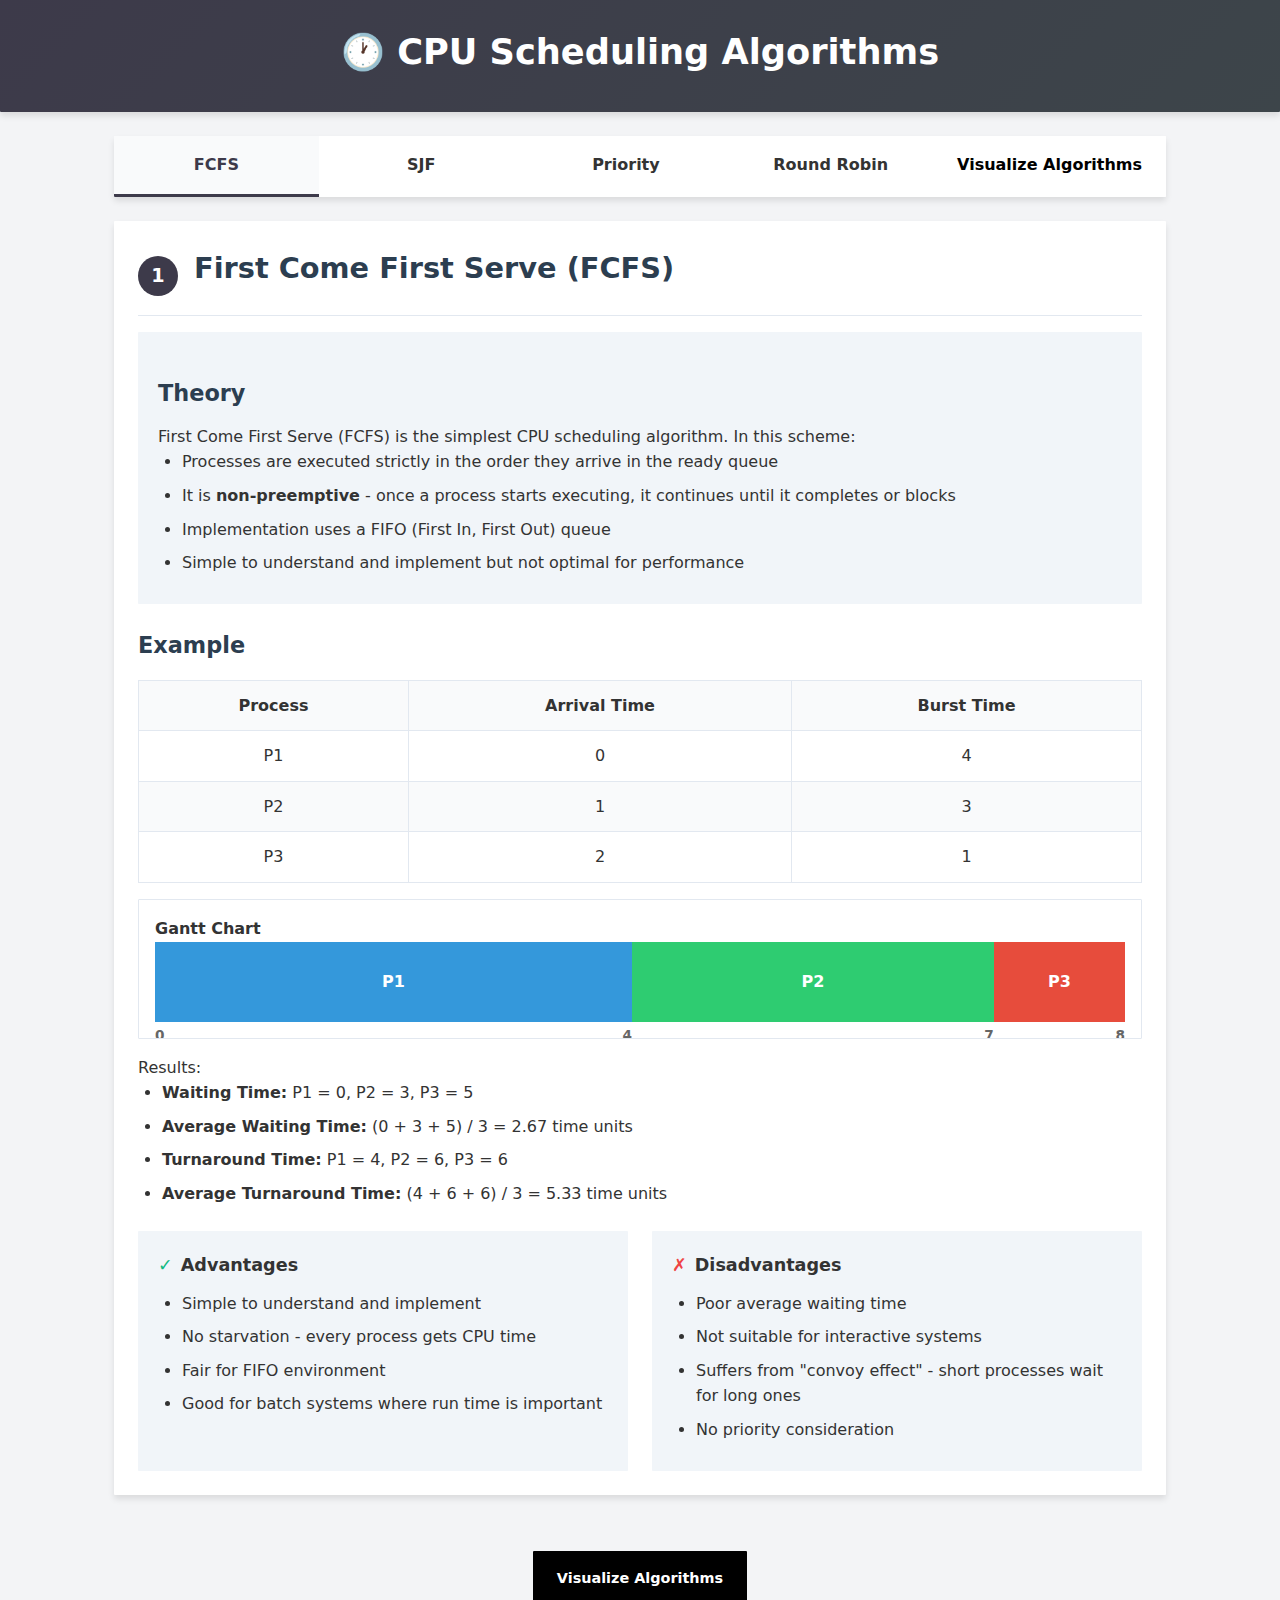
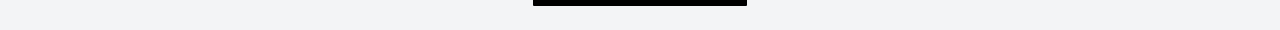
<file: index.html>
<!DOCTYPE html>
<html lang="en">
<head>
  <meta charset="UTF-8">
  <meta name="viewport" content="width=device-width, initial-scale=1">
  <title>Algorithm Theory - Scheduling Algorithms</title>
  <style>
    :root {
      --primary: #3d3a4a;
      --primary-dark: #3d454a;
      --secondary: #2c3e50;
      --light-bg: #f9fafb;
      --gray-bg: #f1f5f9;
      --box-shadow: 0 4px 6px rgba(0, 0, 0, 0.1);
      --border-radius: 1px;
      --spacing: 1.5rem;
    }
    
    * {
      margin: 0;
      padding: 0;
      box-sizing: border-box;
      font-family: 'Segoe UI', system-ui, -apple-system, sans-serif;
    }
    
    body {
      background-color: #f3f4f6;
      color: #333;
      line-height: 1.6;
    }
    
    .header {
      background: linear-gradient(135deg, var(--primary) 0%, var(--primary-dark) 100%);
      color: white;
      padding: var(--spacing);
      text-align: center;
      border-radius: 0 0 var(--border-radius) var(--border-radius);
      box-shadow: var(--box-shadow);
      position: relative;
      margin-bottom: var(--spacing);
    }
    
    .header h1 {
      font-size: 2.2rem;
      margin-bottom: 0.5rem;
    }
    
    .header p {
      font-size: 1.1rem;
      opacity: 0.9;
    }
    
    .container {
      max-width: 1100px;
      margin: 0 auto;
      padding: 0 var(--spacing);
    }
    
    .tabs {
      display: flex;
      margin-bottom: var(--spacing);
      border-radius: var(--border-radius);
      background-color: white;
      box-shadow: var(--box-shadow);
      overflow: hidden;
    }
    
    .tab {
      padding: 1rem 1.5rem;
      cursor: pointer;
      flex: 1;
      display: inline-block;
      text-align: center;
      font-weight: 600;
      transition: all 0.7s ease;
      border-bottom: 3px solid transparent;
    }
    
    .back-button {
      display: inline-block;
      background-color: white;
      color: black;
      padding: 1rem 1.5rem;
      border-radius: var(--border-radius);
      text-decoration: none;
      font-weight: 600;
     
      transition: background-color 0.7s ease;
    }
    .back-button1 {
      display: inline-block;
      background-color: black;
      color: white;
      padding: 1rem 1.5rem;
      border-radius: var(--border-radius);
      text-decoration: none;
      font-weight: 600;
     
      transition: background-color 0.3s ease-in-out;
    }
    .tab:hover {
      background-color: #475569;
    }
    .tab.active:hover{
        background-color: #475569;
    }
    .tab.active {
      background-color: var(--light-bg);
      border-bottom-color: var(--primary);
      color: var(--primary);
    }
    
    .algo-content {
      display: none;
      background-color: white;
      border-radius: var(--border-radius);
      box-shadow: var(--box-shadow);
      padding: var(--spacing);
      margin-bottom: var(--spacing);
    }
    
    .algo-content.active {
      display: block;
      animation: fadeIn 0.5s;
    }
    
    @keyframes fadeIn {
      from { opacity: 0; transform: translateY(10px); }
      to { opacity: 1; transform: translateY(0); }
    }
    
    .algo-header {
      display: flex;
      justify-content: space-between;
      align-items: center;
      margin-bottom: 1rem;
      padding-bottom: 0.5rem;
      border-bottom: 1px solid #e2e8f0;
    }
    
    .algo-title {
      display: flex;
      align-items: center;
    }
    
    .algo-icon {
      width: 40px;
      height: 40px;
      display: flex;
      align-items: center;
      justify-content: center;
      background-color: var(--primary);
      color: white;
      border-radius: 50%;
      margin-right: 1rem;
      font-size: 1.2rem;
      font-weight: bold;
    }
    
    h2 {
      color: var(--secondary);
      font-size: 1.8rem;
      margin-bottom: 1rem;
    }
    
    h3 {
      color: var(--secondary);
      font-size: 1.4rem;
      margin: 1.5rem 0 0.75rem 0;
    }
    
    .theory-section {
      background-color: var(--gray-bg);
      padding: 1.25rem;
      border-radius: var(--border-radius);
      margin-bottom: 1.5rem;
    }
    
    .example-section {
      margin-bottom: 1.5rem;
    }
    
    .process-table {
      width: 100%;
      border-collapse: collapse;
      margin: 1rem 0;
    }
    
    .process-table th, .process-table td {
      border: 1px solid #e2e8f0;
      padding: 0.75rem;
      text-align: center;
    }
    
    .process-table th {
      background-color: var(--light-bg);
      font-weight: 600;
    }
    
    .process-table tr:nth-child(even) {
      background-color: var(--light-bg);
    }
    
    .gantt-chart {
      background-color: white;
      border: 1px solid #e2e8f0;
      border-radius: var(--border-radius);
      padding: 1rem;
      margin: 1rem 0;
      overflow-x: auto;
    }
    
    .gantt-container {
      display: flex;
      min-height: 80px;
      position: relative;
    }
    
    .gantt-block {
      padding: 0.5rem;
      text-align: center;
      display: flex;
      align-items: center;
      justify-content: center;
      color: white;
      font-weight: bold;
      position: relative;
      min-width: 60px;
    }
    
    .gantt-time {
      position: absolute;
      bottom: -25px;
      font-size: 0.85rem;
      color: #666;
    }
    
    .advantages-disadvantages {
      display: flex;
      gap: 1.5rem;
      margin-top: 1.5rem;
    }
    
    .advantages, .disadvantages {
      flex: 1;
      background-color: var(--gray-bg);
      padding: 1.25rem;
      border-radius: var(--border-radius);
    }
    
    .advantages h4, .disadvantages h4 {
      display: flex;
      align-items: center;
      margin-bottom: 0.75rem;
      font-size: 1.1rem;
    }
    
    .advantages h4::before {
      content: "✓";
      display: inline-block;
      color: #10b981;
      margin-right: 0.5rem;
      font-weight: bold;
    }
    
    .disadvantages h4::before {
      content: "✗";
      display: inline-block;
      color: #ef4444;
      margin-right: 0.5rem;
      font-weight: bold;
    }
    
    ul {
      padding-left: 1.5rem;
    }
    
    li {
      margin-bottom: 0.5rem;
    }
    
    code {
      background-color: #e2e8f0;
      padding: 0.25rem 0.5rem;
      border-radius: 4px;
      font-family: monospace;
      font-size: 0.9rem;
    }
    
  
    
    .back-button:hover {
      background-color: #475569;
    }
    .back-button1:hover {
      background-color: #475569;
    }
    .footer {
      text-align: center;
      padding: var(--spacing);
      color: #64748b;
      font-size: 0.9rem;
      margin-top: 2rem;
    }
    
    /* Colors for Gantt chart */
    .p1 { background-color: #3498db; }
    .p2 { background-color: #2ecc71; }
    .p3 { background-color: #e74c3c; }
    .p4 { background-color: #9b59b6; }
    .p5 { background-color: #f39c12; }
    
    /* Responsive */
    @media (max-width: 768px) {
      .tabs {
        flex-wrap: wrap;
      }
      
      .tab {
        flex-basis: 50%;
      }
      
      .advantages-disadvantages {
        flex-direction: column;
      }
    }
    
    @media (max-width: 480px) {
      .tab {
        flex-basis: 100%;
      }
    }
  </style>
</head>
<body>
  <div class="header">
    <div class="container">
      <h1>🕐  CPU Scheduling Algorithms</h1>
    </div>
  </div>
  
  <div class="container">
    <div class="tabs">
      <div class="tab active" onclick="showAlgo('fcfs')">FCFS</div>
      <div class="tab" onclick="showAlgo('sjf')">SJF</div>
      <div class="tab" onclick="showAlgo('priority')">Priority</div>
      <div class="tab" onclick="showAlgo('rr')">Round Robin</div>
      <a href="process_scheduler.html" class="back-button">Visualize Algorithms</a>
    </div>
    
    <!-- FCFS -->
    <div id="fcfs" class="algo-content active">
      <div class="algo-header">
        <div class="algo-title">
          <div class="algo-icon">1</div>
          <h2>First Come First Serve (FCFS)</h2>
        </div>
      </div>
      
      <div class="theory-section">
        <h3>Theory</h3>
        <p>First Come First Serve (FCFS) is the simplest CPU scheduling algorithm. In this scheme:</p>
        <ul>
          <li>Processes are executed strictly in the order they arrive in the ready queue</li>
          <li>It is <strong>non-preemptive</strong> - once a process starts executing, it continues until it completes or blocks</li>
          <li>Implementation uses a FIFO (First In, First Out) queue</li>
          <li>Simple to understand and implement but not optimal for performance</li>
        </ul>
      </div>
      
      <div class="example-section">
        <h3>Example</h3>
        
        <table class="process-table">
          <thead>
            <tr>
              <th>Process</th>
              <th>Arrival Time</th>
              <th>Burst Time</th>
            </tr>
          </thead>
          <tbody>
            <tr>
              <td>P1</td>
              <td>0</td>
              <td>4</td>
            </tr>
            <tr>
              <td>P2</td>
              <td>1</td>
              <td>3</td>
            </tr>
            <tr>
              <td>P3</td>
              <td>2</td>
              <td>1</td>
            </tr>
          </tbody>
        </table>
        
        <div class="gantt-chart">
          <h4>Gantt Chart</h4>
          <div class="gantt-container">
            <div class="gantt-block p1" style="flex: 4;">
              P1
              <span class="gantt-time" style="left: 0;">0</span>
              <span class="gantt-time" style="right: 0;">4</span>
            </div>
            <div class="gantt-block p2" style="flex: 3;">
              P2
              <span class="gantt-time" style="right: 0;">7</span>
            </div>
            <div class="gantt-block p3" style="flex: 1;">
              P3
              <span class="gantt-time" style="right: 0;">8</span>
            </div>
          </div>
        </div>
        
        <p>Results:</p>
        <ul>
          <li><strong>Waiting Time:</strong> P1 = 0, P2 = 3, P3 = 5</li>
          <li><strong>Average Waiting Time:</strong> (0 + 3 + 5) / 3 = 2.67 time units</li>
          <li><strong>Turnaround Time:</strong> P1 = 4, P2 = 6, P3 = 6</li>
          <li><strong>Average Turnaround Time:</strong> (4 + 6 + 6) / 3 = 5.33 time units</li>
        </ul>
      </div>
      
      <div class="advantages-disadvantages">
        <div class="advantages">
          <h4>Advantages</h4>
          <ul>
            <li>Simple to understand and implement</li>
            <li>No starvation - every process gets CPU time</li>
            <li>Fair for FIFO environment</li>
            <li>Good for batch systems where run time is important</li>
          </ul>
        </div>
        <div class="disadvantages">
          <h4>Disadvantages</h4>
          <ul>
            <li>Poor average waiting time</li>
            <li>Not suitable for interactive systems</li>
            <li>Suffers from "convoy effect" - short processes wait for long ones</li>
            <li>No priority consideration</li>
          </ul>
        </div>
      </div>
    </div>
    
    <!-- SJF -->
    <div id="sjf" class="algo-content">
      <div class="algo-header">
        <div class="algo-title">
          <div class="algo-icon">2</div>
          <h2>Shortest Job First (SJF)</h2>
        </div>
      </div>
      
      <div class="theory-section">
        <h3>Theory</h3>
        <p>Shortest Job First (SJF) selects the process with the smallest CPU burst time. It comes in two variants:</p>
        <ul>
          <li><strong>Non-preemptive:</strong> Once a process begins execution, it runs until completion</li>
          <li><strong>Preemptive (SRTF):</strong> If a new process arrives with a shorter burst time, the current process is preempted</li>
          <li>Provably optimal for minimizing average waiting time</li>
          <li>Main challenge: predicting the burst time of processes</li>
        </ul>
      </div>
      
      <div class="example-section">
        <h3>Example (Non-preemptive SJF)</h3>
        
        <table class="process-table">
          <thead>
            <tr>
              <th>Process</th>
              <th>Arrival Time</th>
              <th>Burst Time</th>
            </tr>
          </thead>
          <tbody>
            <tr>
              <td>P1</td>
              <td>0</td>
              <td>6</td>
            </tr>
            <tr>
              <td>P2</td>
              <td>1</td>
              <td>2</td>
            </tr>
            <tr>
              <td>P3</td>
              <td>2</td>
              <td>8</td>
            </tr>
            <tr>
              <td>P4</td>
              <td>3</td>
              <td>3</td>
            </tr>
          </tbody>
        </table>
        
        <div class="gantt-chart">
          <h4>Gantt Chart</h4>
          <div class="gantt-container">
            <div class="gantt-block p1" style="flex: 6;">
              P1
              <span class="gantt-time" style="left: 0;">0</span>
              <span class="gantt-time" style="right: 0;">6</span>
            </div>
            <div class="gantt-block p2" style="flex: 2;">
              P2
              <span class="gantt-time" style="right: 0;">8</span>
            </div>
            <div class="gantt-block p4" style="flex: 3;">
              P4
              <span class="gantt-time" style="right: 0;">11</span>
            </div>
            <div class="gantt-block p3" style="flex: 8;">
              P3
              <span class="gantt-time" style="right: 0;">19</span>
            </div>
          </div>
        </div>
        
        <p>Results:</p>
        <ul>
          <li><strong>Waiting Time:</strong> P1 = 0, P2 = 5, P3 = 11, P4 = 5</li>
          <li><strong>Average Waiting Time:</strong> (0 + 5 + 11 + 5) / 4 = 5.25 time units</li>
        </ul>
      </div>
      
      <div class="advantages-disadvantages">
        <div class="advantages">
          <h4>Advantages</h4>
          <ul>
            <li>Optimal average waiting time</li>
            <li>Good for systems with known job lengths</li>
            <li>Reduces average response time</li>
            <li>Better performance than FCFS</li>
          </ul>
        </div>
        <div class="disadvantages">
          <h4>Disadvantages</h4>
          <ul>
            <li>Difficult to predict burst times accurately</li>
            <li>May cause starvation for longer processes</li>
            <li>Not implementable in interactive systems easily</li>
            <li>Overhead in calculating remaining time in preemptive version</li>
          </ul>
        </div>
      </div>
    </div>
    
    <!-- Priority -->
    <div id="priority" class="algo-content">
      <div class="algo-header">
        <div class="algo-title">
          <div class="algo-icon">3</div>
          <h2>Priority Scheduling</h2>
        </div>
      </div>
      
      <div class="theory-section">
        <h3>Theory</h3>
        <p>Priority Scheduling assigns a priority value to each process and the CPU is allocated based on priority:</p>
        <ul>
          <li>Lower priority number typically indicates higher priority</li>
          <li>Can be either <strong>preemptive</strong> or <strong>non-preemptive</strong></li>
          <li>Priority can be determined based on memory requirements, time constraints, or other factors</li>
          <li>Often uses a priority queue data structure for implementation</li>
        </ul>
      </div>
      
      <div class="example-section">
        <h3>Example (Non-preemptive Priority)</h3>
        
        <table class="process-table">
          <thead>
            <tr>
              <th>Process</th>
              <th>Arrival Time</th>
              <th>Burst Time</th>
              <th>Priority (lower = higher)</th>
            </tr>
          </thead>
          <tbody>
            <tr>
              <td>P1</td>
              <td>0</td>
              <td>5</td>
              <td>2</td>
            </tr>
            <tr>
              <td>P2</td>
              <td>1</td>
              <td>3</td>
              <td>1</td>
            </tr>
            <tr>
              <td>P3</td>
              <td>2</td>
              <td>8</td>
              <td>3</td>
            </tr>
          </tbody>
        </table>
        
        <div class="gantt-chart">
          <h4>Gantt Chart</h4>
          <div class="gantt-container">
            <div class="gantt-block p1" style="flex: 5;">
              P1
              <span class="gantt-time" style="left: 0;">0</span>
              <span class="gantt-time" style="right: 0;">5</span>
            </div>
            <div class="gantt-block p2" style="flex: 3;">
              P2
              <span class="gantt-time" style="right: 0;">8</span>
            </div>
            <div class="gantt-block p3" style="flex: 8;">
              P3
              <span class="gantt-time" style="right: 0;">16</span>
            </div>
          </div>
        </div>
        
        <p>Results:</p>
        <ul>
          <li><strong>Waiting Time:</strong> P1 = 0, P2 = 4, P3 = 8</li>
          <li><strong>Average Waiting Time:</strong> (0 + 4 + 8) / 3 = 4 time units</li>
        </ul>
      </div>
      
      <div class="advantages-disadvantages">
        <div class="advantages">
          <h4>Advantages</h4>
          <ul>
            <li>Flexible - priority can reflect business or system requirements</li>
            <li>Allows important processes to run first</li>
            <li>Good for real-time systems with deadline requirements</li>
            <li>Can be combined with other algorithms for better performance</li>
          </ul>
        </div>
        <div class="disadvantages">
          <h4>Disadvantages</h4>
          <ul>
            <li>Prone to starvation for low-priority processes</li>
            <li>Possibility of priority inversion problem</li>
            <li>May need aging mechanism to prevent starvation</li>
            <li>Overhead in maintaining priority information</li>
          </ul>
        </div>
      </div>
    </div>
    
    <!-- Round Robin -->
    <div id="rr" class="algo-content">
      <div class="algo-header">
        <div class="algo-title">
          <div class="algo-icon">4</div>
          <h2>Round Robin (RR)</h2>
        </div>
      </div>
      
      <div class="theory-section">
        <h3>Theory</h3>
        <p>Round Robin is designed specifically for time-sharing systems. The key characteristics include:</p>
        <ul>
          <li>Each process gets CPU time in <strong>fixed time slices</strong> called time quantum (q)</li>
          <li>Always <strong>preemptive</strong> - process is preempted if it exceeds the time quantum</li>
          <li>Ready queue is treated as a circular queue</li>
          <li>Processes that don't complete within the time quantum are placed at the end of the queue</li>
          <li>Time quantum selection is critical - too small causes excessive context switching, too large approaches FCFS</li>
        </ul>
      </div>
      
      <div class="example-section">
        <h3>Example (Time Quantum = 2)</h3>
        
        <table class="process-table">
          <thead>
            <tr>
              <th>Process</th>
              <th>Arrival Time</th>
              <th>Burst Time</th>
            </tr>
          </thead>
          <tbody>
            <tr>
              <td>P1</td>
              <td>0</td>
              <td>5</td>
            </tr>
            <tr>
              <td>P2</td>
              <td>1</td>
              <td>3</td>
            </tr>
            <tr>
              <td>P3</td>
              <td>2</td>
              <td>1</td>
            </tr>
          </tbody>
        </table>
        
        <div class="gantt-chart">
          <h4>Gantt Chart</h4>
          <div class="gantt-container">
            <div class="gantt-block p1" style="flex: 2;">
              P1
              <span class="gantt-time" style="left: 0;">0</span>
              <span class="gantt-time" style="right: 0;">2</span>
            </div>
            <div class="gantt-block p2" style="flex: 2;">
              P2
              <span class="gantt-time" style="right: 0;">4</span>
            </div>
            <div class="gantt-block p3" style="flex: 1;">
              P3
              <span class="gantt-time" style="right: 0;">5</span>
            </div>
            <div class="gantt-block p1" style="flex: 2;">
              P1
              <span class="gantt-time" style="right: 0;">7</span>
            </div>
            <div class="gantt-block p2" style="flex: 1;">
              P2
              <span class="gantt-time" style="right: 0;">8</span>
            </div>
            <div class="gantt-block p1" style="flex: 1;">
              P1
              <span class="gantt-time" style="right: 0;">9</span>
            </div>
          </div>
        </div>
        
        <p>Results:</p>
        <ul>
          <li><strong>Waiting Time:</strong> P1 = 4, P2 = 4, P3 = 2</li>
          <li><strong>Average Waiting Time:</strong> (4 + 4 + 2) / 3 = 3.33 time units</li>
          <li><strong>Turnaround Time:</strong> P1 = 9, P2 = 7, P3 = 3</li>
          <li><strong>Average Turnaround Time:</strong> (9 + 7 + 3) / 3 = 6.33 time units</li>
        </ul>
      </div>
      
      <div class="advantages-disadvantages">
        <div class="advantages">
          <h4>Advantages</h4>
          <ul>
            <li>Fair allocation of CPU time</li>
            <li>No starvation - every process gets a chance</li>
            <li>Good response time for short processes</li>
            <li>Ideal for time-sharing environments</li>
            <li>Better for interactive systems than FCFS</li>
          </ul>
        </div>
        <div class="disadvantages">
          <h4>Disadvantages</h4>
          <ul>
            <li>Higher average waiting time than SJF</li>
            <li>Performance heavily depends on time quantum selection</li>
            <li>Context switching overhead if time quantum is too small</li>
            <li>Treats all processes equally regardless of priority or importance</li>
          </ul>
        </div>
      </div>
    </div>
  
  <div class="footer">
    <a href="process_scheduler.html" class="back-button1">Visualize Algorithms</a>
  </div>

  
  <script>
    function showAlgo(algoId) {
      // Hide all content
      const contents = document.querySelectorAll('.algo-content');
      contents.forEach(content => {
        content.classList.remove('active');
      });
      
      // Show selected content
      document.getElementById(algoId).classList.add('active');
      
      // Update tabs
      const tabs = document.querySelectorAll('.tab');
      tabs.forEach(tab => {
        tab.classList.remove('active');
      });
      
      const clickedTab = Array.from(tabs).find(tab => {
        return tab.textContent.toLowerCase().includes(algoId);
      });
      
      if (clickedTab) {
        clickedTab.classList.add('active');
      }
    }
  </script>
</body>
</html>
</file>
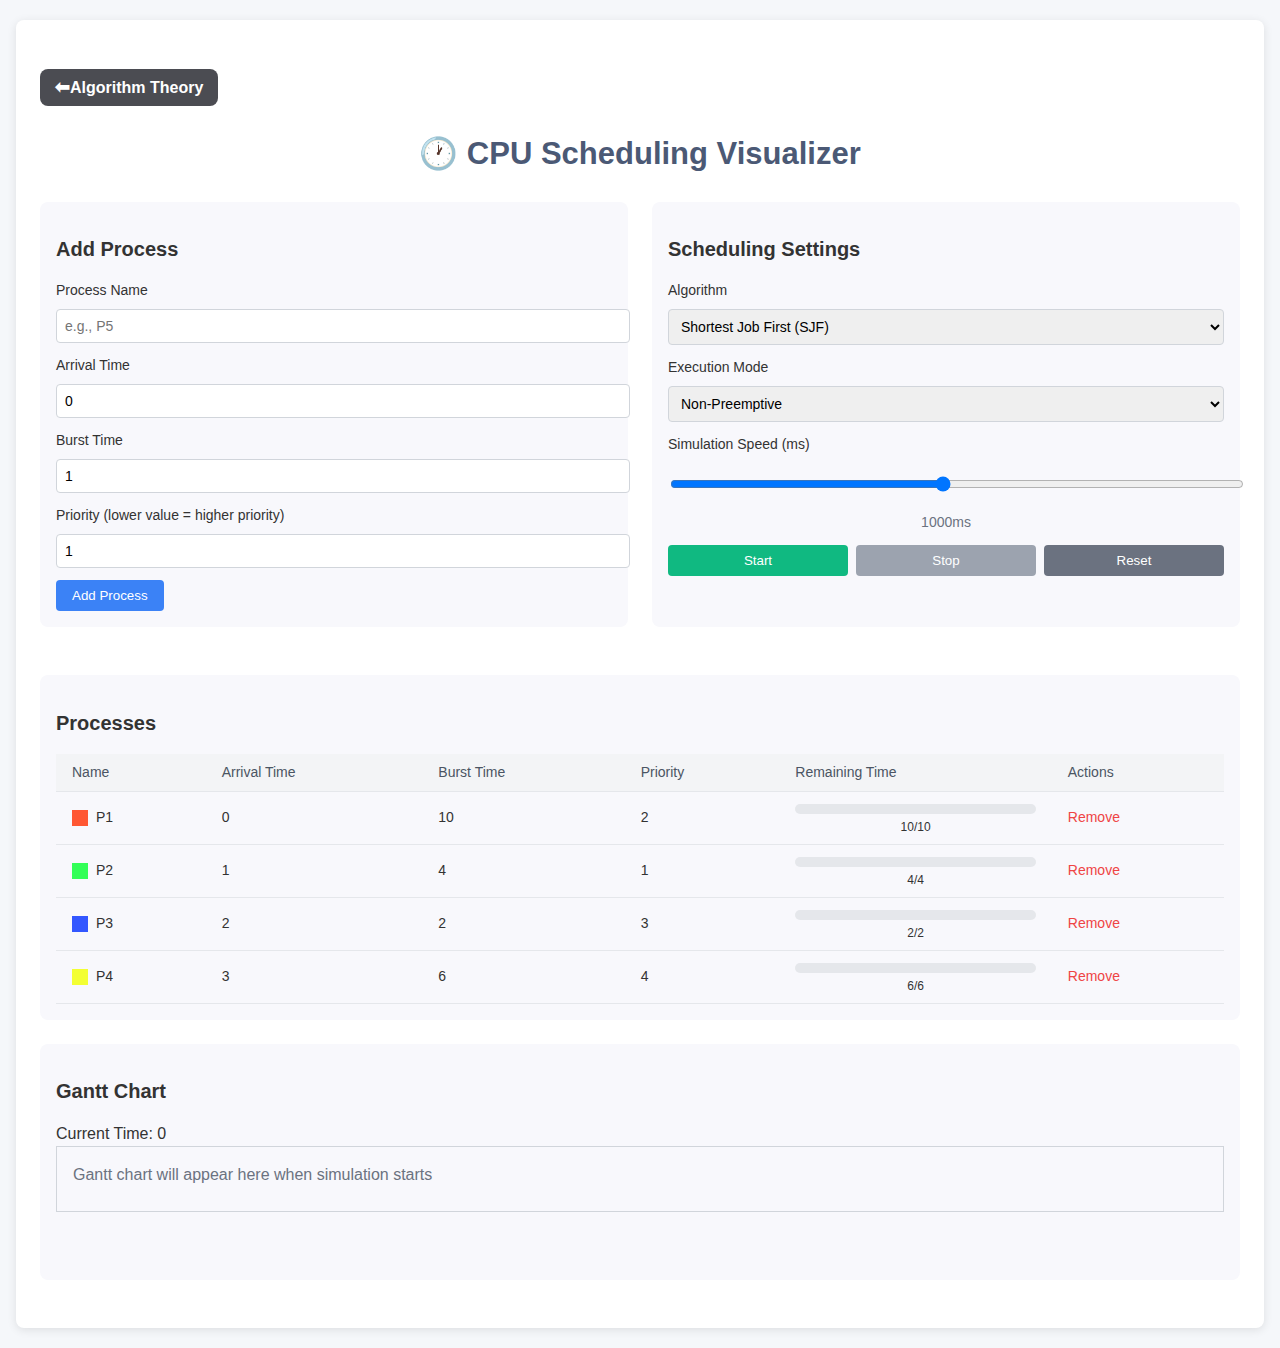
<file: process_scheduler.html>
<!DOCTYPE html>
<html lang="en">
<head>
  <meta charset="UTF-8">
  <meta name="viewport" content="width=device-width, initial-scale=1.0">
  <link rel="stylesheet" href="process_scheduler.css">
  <title>Process Scheduling Visualizer</title>
</head>

<body>

  <div class="container">
    <div style="margin: 25px 0;">
      <a href="theory.html" class="button-green" style="
        padding: 5px 15px;
        text-decoration: none;
        background-color: #4b4c52;
        color: white;
        margin-top:0rem;
        border-radius: 8px;
        font-weight: 600;
        display: inline-flex;
        align-items: center;
        transition: all 0.3s ease;
        font-size: 16px;
      ">
        <span style="font-size: 18px;">⬅</span>
        <span>Algorithm Theory</span>
      </a>
    </div>
    <h1>🕐 CPU Scheduling Visualizer</h1>
    
    <div class="grid">
      <div class="card">
        <h2>Add Process</h2>
        <div class="form-group">
          <label for="process-name">Process Name</label>
          <input type="text" id="process-name" placeholder="e.g., P5">
        </div>
        <div class="form-group">
          <label for="arrival-time">Arrival Time</label>
          <input type="number" id="arrival-time" min="0" value="0">
        </div>
        <div class="form-group">
          <label for="burst-time">Burst Time</label>
          <input type="number" id="burst-time" min="1" value="1">
        </div>
        <div class="form-group">
          <label for="priority">Priority (lower value = higher priority)</label>
          <input type="number" id="priority" min="1" value="1">
        </div>
        <button id="add-process-btn">Add Process</button>
      </div>
      
      <div class="card">
        <h2>Scheduling Settings</h2>
        <div class="form-group">
          <label for="algorithm">Algorithm</label>
          <select id="algorithm">
            <option value="sjf">Shortest Job First (SJF)</option>
            <option value="fcfs">First Come First Served (FCFS)</option>
            <option value="priority">Priority Scheduling</option>
            <option value="rr">Round Robin</option>
          </select>
        </div>
        
        <div class="form-group" id="preemptive-container">
          <label for="preemptive">Execution Mode</label>
          <select id="preemptive">
            <option value="false">Non-Preemptive</option>
            <option value="true">Preemptive</option>
          </select>
        </div>
        
        <div class="form-group" id="time-quantum-container" style="display: none;">
          <label for="time-quantum">Time Quantum</label>
          <input type="number" id="time-quantum" min="1" value="2">
        </div>
        
        <div class="form-group">
          <label for="speed">Simulation Speed (ms)</label>
          <input type="range" id="speed" min="100" max="2000" step="100" value="1000">
          <div class="range-value" id="speed-value">1000ms</div>
        </div>
        
        <div class="button-group">
          <button id="start-btn" class="button-green">Start</button>
          <button id="stop-btn" class="button-red" disabled>Stop</button>
          <button id="reset-btn" class="button-gray">Reset</button>
        </div>
      </div>
    </div>
    
    <div class="card">
      <h2>Processes</h2>
      <div style="overflow-x: auto;">
        <table id="processes-table">
          <thead>
            <tr>
              <th>Name</th>
              <th>Arrival Time</th>
              <th>Burst Time</th>
              <th>Priority</th>
              <th>Remaining Time</th>
              <th>Actions</th>
            </tr>
          </thead>
          <tbody id="processes-tbody">
            <!-- Process rows will be added here -->
          </tbody>
        </table>
      </div>
    </div>
    
    <div class="card">
      <h2>Gantt Chart</h2>
      <div class="mb-2">Current Time: <span id="current-time">0</span></div>
      
      <div class="gantt-container">
        <div id="gantt-chart" class="gantt-chart">
          <!-- Gantt chart items will be added here -->
        </div>
        
        <div id="current-process-info"></div>
        <div id="queue-display"></div>
      </div>
    </div>
    
    <div class="card" id="output-card" style="display: none;">
      <h2>Output</h2>
      <div style="overflow-x: auto;">
        <table id="output-table">
          <thead>
            <tr>
              <th>Process</th>
              <th>Completion Time</th>
              <th>Turnaround Time</th>
              <th>Waiting Time</th>
            </tr>
          </thead>
          <tbody id="output-tbody">
            <!-- Output rows will be added here -->
          </tbody>
        </table>
      </div>
    </div>
  </div>

  <script  src="process_scheduler.js"></script>
   
</body>
</html>
</file>
<file: process_scheduler.css>
body {
  font-family: -apple-system, BlinkMacSystemFont, 'Segoe UI', Roboto, Oxygen, Ubuntu, Cantarell, 'Open Sans', 'Helvetica Neue', sans-serif;
  line-height: 1.5;
  margin: 0;
  padding: 0;
  background-color: #f5f7fa;
  color: #333;
}

.container {
  max-width: 1200px;
  margin: 0 auto;
  padding: 24px;
  background-color: rgb(255, 255, 255);
  border-radius: 8px;
  box-shadow: 0 2px 10px rgba(0, 0, 0, 0.1);
  margin-top: 20px;
  margin-bottom: 20px;
}

h1 {
  font-size: 31px;
  font-weight: bold;
  margin-bottom: 24px;
  text-align: center;
  color: #4b5975;
}

h2 {
  font-size: 20px;
  font-weight: 600;
  margin-bottom: 16px;
}

.grid {
  display: grid;
  grid-template-columns: 1fr;
  gap: 24px;
  margin-bottom: 24px;
}

@media (min-width: 768px) {
  .grid {
    grid-template-columns: 1fr 1fr;
  }
}

.card {
  background-color: #f8f8fc;
  padding: 16px;
  border-radius: 8px;
  margin-bottom: 24px;
}

/* Form styles */
.form-group {
  margin-bottom: 12px;
}

label {
  display: block;
  font-size: 14px;
  font-weight: 500;
  margin-bottom: 4px;
}

input, select {
  width: 100%;
  padding: 8px;
  border: 1px solid #d1d5db;
  border-radius: 4px;
  font-size: 14px;
  margin-top: 4px;
}

input[type="range"] {
  margin-top: 8px;
}

.range-value {
  text-align: center;
  font-size: 14px;
  color: #6b7280;
  margin-top: 4px;
}

button {
  background-color: #3b82f6;
  color: white;
  border: none;
  padding: 8px 16px;
  border-radius: 4px;
  cursor: pointer;
  font-weight: 500;
  transition: background-color 0.2s;
}

button:hover {
  background-color: #2563eb;
}

button:disabled {
  background-color: #9ca3af;
  cursor: not-allowed;
}

.button-green {
  background-color: #10b981;
}

.button-green:hover {
  background-color: #059669;
}

.button-red {
  background-color: #ef4444;
}

.button-red:hover {
  background-color: #dc2626;
}

.button-gray {
  background-color: #6b7280;
}

.button-gray:hover {
  background-color: #4b5563;
}

.button-group {
  display: flex;
  gap: 8px;
}

.button-group button {
  flex: 1;
}

/* Table styles */
table {
  width: 100%;
  border-collapse: collapse;
}

th, td {
  padding: 8px 16px;
  text-align: left;
  border-bottom: 1px solid #e5e7eb;
}

th {
  background-color: #f3f4f6;
  font-weight: 500;
  color: #4b5563;
  font-size: 14px;
}

td {
  font-size: 14px;
}

.process-color {
  width: 16px;
  height: 16px;
  margin-right: 8px;
  display: inline-block;
}

.progress-bar {
  width: 100%;
  background-color: #e5e7eb;
  border-radius: 9999px;
  height: 10px;
  margin-top: 4px;
}

.progress-bar-fill {
  height: 10px;
  border-radius: 9999px;
  transition: width 0.3s;
}

.progress-text {
  font-size: 12px;
  text-align: center;
  margin-top: 4px;
}

/* Gantt chart styles */
.gantt-container {
  overflow-x: auto;
  margin-bottom: 20px;
}

.gantt-chart {
  position: relative;
  min-height: 64px;
  display: flex;
  border: 1px solid #d1d5db;
  margin-bottom: 32px;
}

.gantt-item {
  min-height: 64px;
  display: flex;
  flex-direction: column;
  justify-content: space-between;
  border-right: 1px solid #d1d5db;
  position: relative;
  min-width: 60px;
  padding: 4px 0;
}

.gantt-process-name {
  padding: 4px 8px;
  text-align: center;
  font-weight: 500;
}

.gantt-time {
  padding: 4px 8px;
  text-align: center;
  font-size: 12px;
}

.time-marker {
  position: absolute;
  bottom: -24px;
  border-left: 1px solid #6b7280;
  height: 6px;
}

.time-marker-label {
  position: absolute;
  bottom: -40px;
  transform: translateX(-50%);
  font-size: 12px;
  color: #4b5563;
}

.current-process-info {
  margin-top: 32px;
  padding: 8px;
  background-color: #eff6ff;
  border: 1px solid #bfdbfe;
  border-radius: 4px;
}

.quantum-progress {
  margin-top: 4px;
}

.quantum-bar {
  width: 100%;
  background-color: #e5e7eb;
  border-radius: 9999px;
  height: 6px;
  margin-top: 4px;
}

.quantum-bar-fill {
  height: 6px;
  border-radius: 9999px;
  background-color: #3b82f6;
}

.queue-display {
  margin-top: 8px;
  padding: 8px;
  background-color: #f9fafb;
  border: 1px solid #e5e7eb;
  border-radius: 4px;
}

.queue-title {
  font-weight: 500;
  margin-bottom: 4px;
}

.queue-items {
  display: flex;
  flex-wrap: wrap;
  gap: 8px;
}

.queue-item {
  padding: 4px 8px;
  border-radius: 4px;
  font-size: 14px;
}

.text-center {
  text-align: center;
}

.text-gray {
  color: #6b7280;
}

.remove-btn {
  color: #ef4444;
  background: none;
  padding: 0;
  cursor: pointer;
  font-size: 14px;
  font-weight: normal;
}

.remove-btn:hover {
  background: none;
  color: #dc2626;
  text-decoration: underline;
}
</file>
